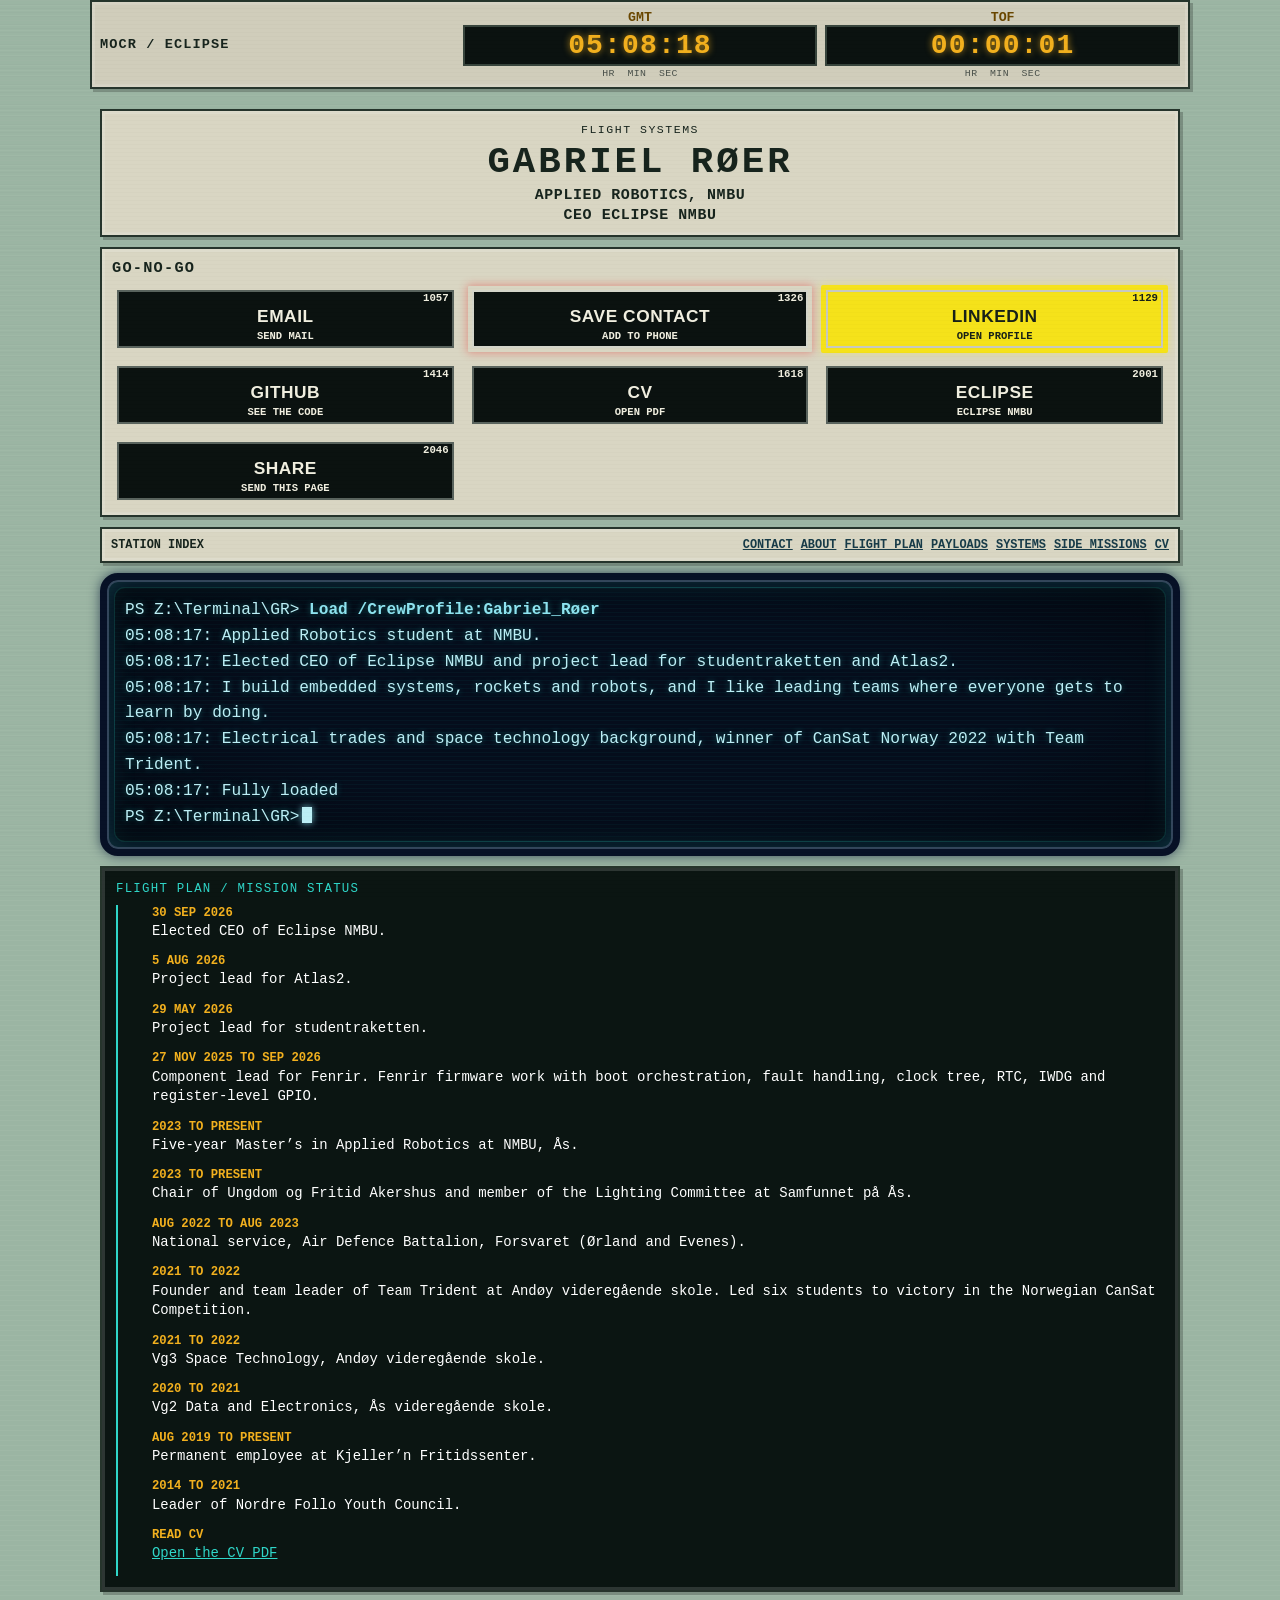
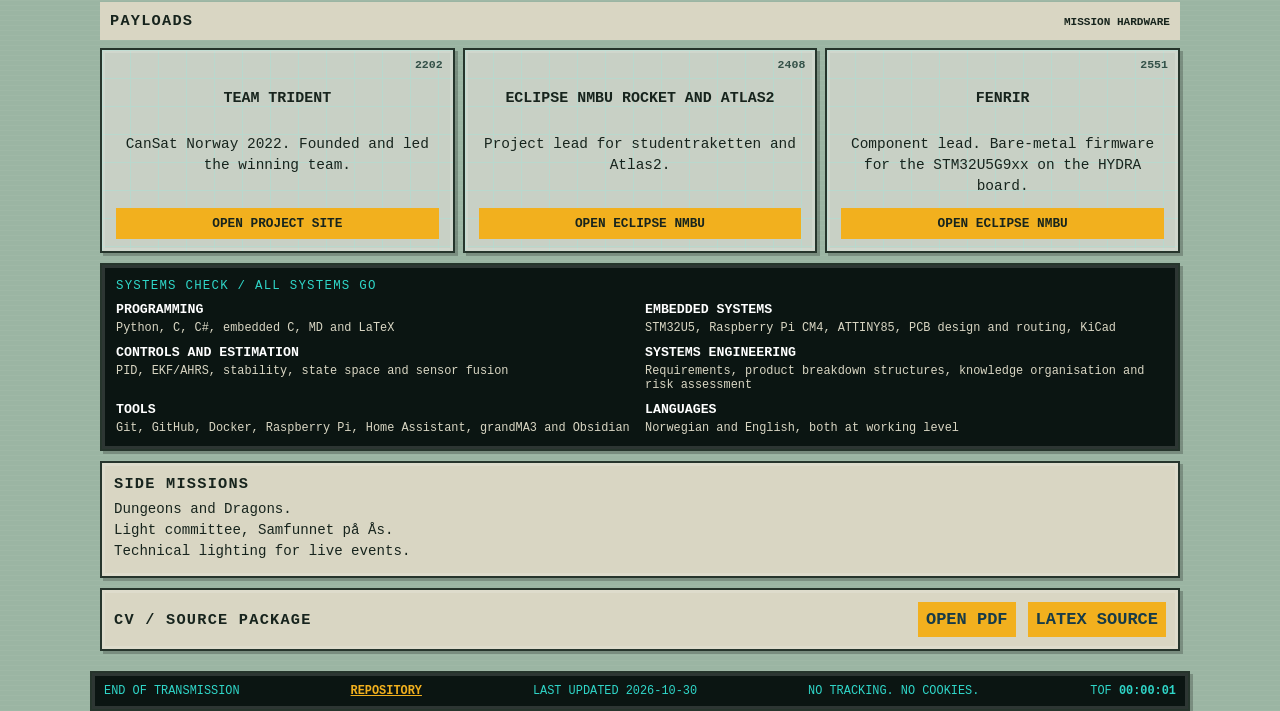
<file: docs/index.html>
<!doctype html>
<html lang="en">
  <head>
    <meta charset="utf-8" />
    <meta
      name="viewport"
      content="width=device-width, initial-scale=1, viewport-fit=cover" />
    <meta name="theme-color" content="#0b1512" />
    <meta
      name="description"
      content="Gabriel Røer, Applied Robotics student at NMBU and CEO of Eclipse NMBU." />
    <link rel="canonical" href="https://vikinginorbit.github.io/CV/" />
    <meta property="og:title" content="Gabriel Røer | Applied Robotics" />
    <meta
      property="og:description"
      content="Contact and portfolio console for Gabriel Røer, Applied Robotics student at NMBU and CEO of Eclipse NMBU." />
    <meta property="og:url" content="https://vikinginorbit.github.io/CV/" />
    <meta property="og:type" content="website" />
    <meta
      property="og:image"
      content="https://vikinginorbit.github.io/CV/assets/og.png" />
    <meta name="twitter:card" content="summary_large_image" />
    <meta name="twitter:title" content="Gabriel Røer | Applied Robotics" />
    <meta
      name="twitter:description"
      content="Contact and portfolio console for Gabriel Røer, Applied Robotics student at NMBU and CEO of Eclipse NMBU." />
    <meta
      name="twitter:image"
      content="https://vikinginorbit.github.io/CV/assets/og.png" />
    <title>Gabriel Røer | Mission Control</title>
    <link
      rel="icon"
      href="data:image/svg+xml,%3Csvg xmlns='http://www.w3.org/2000/svg' viewBox='0 0 64 64'%3E%3Crect width='64' height='64' rx='8' fill='%230b1512'/%3E%3Cpath d='M10 44h44M16 20h32v16H16z' fill='none' stroke='%23f2b01e' stroke-width='4'/%3E%3C/svg%3E" />
    <link rel="stylesheet" href="style.css" />
  </head>
  <body>
    <a class="skip-link" href="#main">SKIP TO MAIN</a>
    <header class="console mission-header panel">
      <div class="brand-mark">MOCR / ECLIPSE</div>
      <div class="clock-group">
        <div class="clock-label">GMT</div>
        <div class="clock" id="gmt-clock" aria-label="Greenwich Mean Time">
          00:00:00
        </div>
        <div class="clock-caption">HR&nbsp;&nbsp;MIN&nbsp;&nbsp;SEC</div>
      </div>
      <div class="clock-group">
        <div class="clock-label">TOF</div>
        <div class="clock" id="flight-clock" aria-label="Time in flight">
          00:00:00
        </div>
        <div class="clock-caption">HR&nbsp;&nbsp;MIN&nbsp;&nbsp;SEC</div>
      </div>
    </header>
    <main id="main" class="console">
      <section class="name-plate panel" aria-labelledby="name">
        <p class="eyebrow">FLIGHT SYSTEMS</p>
        <h1 id="name">GABRIEL RØER</h1>
        <p>APPLIED ROBOTICS, NMBU</p>
        <p>CEO ECLIPSE NMBU</p>
      </section>
      <section
        id="contact"
        class="contact-board panel"
        aria-labelledby="contact-heading">
        <div class="section-heading">
          <h2 id="contact-heading">GO-NO-GO</h2>
          <span class="section-code"></span>
        </div>
        <div class="key-grid">
          <a
            class="legend-key contact-action"
            data-key="email"
            href="mailto:GabrielRoer@icloud.com"
            aria-label="Send email"
            ><span class="loop">1057</span><strong>EMAIL</strong
            ><small>SEND MAIL</small></a
          >
          <a
            class="legend-key emphasized contact-action vcard-key"
            href="contact.vcf"
            aria-label="Save contact to phone"
            ><span class="loop">1326</span><strong>SAVE CONTACT</strong
            ><small>ADD TO PHONE</small></a
          >
          <a
            class="legend-key"
            data-key="linkedin"
            href="https://www.linkedin.com/in/gabriel-r%C3%B8er-0233713a4/"
            target="_blank"
            rel="noopener noreferrer"
            aria-label="Open LinkedIn profile"
            ><span class="loop">1129</span><strong>LINKEDIN</strong
            ><small>OPEN PROFILE</small></a
          >
          <a
            class="legend-key"
            href="https://github.com/VikingInOrbit"
            target="_blank"
            rel="noopener noreferrer"
            aria-label="Open GitHub profile"
            ><span class="loop">1414</span><strong>GITHUB</strong
            ><small>SEE THE CODE</small></a
          >
          <a
            class="legend-key"
            href="assets/Gabriel-Roer-CV.pdf"
            aria-label="Open CV PDF"
            ><span class="loop">1618</span><strong>CV</strong
            ><small>OPEN PDF</small></a
          >
          <a
            class="legend-key"
            href="https://eclipsenmbu.no"
            target="_blank"
            rel="noopener noreferrer"
            aria-label="Open Eclipse NMBU"
            ><span class="loop">2001</span><strong>ECLIPSE</strong
            ><small>ECLIPSE NMBU</small></a
          >
          <a
            class="legend-key contact-action share-key"
            href="https://vikinginorbit.github.io/CV/"
            data-share
            aria-label="Share this page"
            ><span class="loop">2046</span><strong>SHARE</strong
            ><small>SEND THIS PAGE</small></a
          >
        </div>
      </section>
      <nav class="station-index panel" aria-label="Station index">
        <span>STATION INDEX</span><a href="#contact">CONTACT</a
        ><a href="#about">ABOUT</a><a href="#flight-plan">FLIGHT PLAN</a
        ><a href="#payloads">PAYLOADS</a><a href="#systems">SYSTEMS</a
        ><a href="#side-missions">SIDE MISSIONS</a><a href="#cv">CV</a>
      </nav>
      <section id="about" class="crt panel" aria-label="Crew profile terminal">
        <div class="crt-command"><span class="crt-prompt-label">PS Z:\Terminal\GR&gt;</span> <span class="crt-command-text">Load /CrewProfile:Gabriel_Røer</span></div>
        <p class="crt-output">
          <span class="crt-line"
            >00:00:00: Applied Robotics student at NMBU.</span
          >
          <span class="crt-line"
            >00:00:00: Elected CEO of Eclipse NMBU and project lead for
            studentraketten and Atlas2.</span
          >
          <span class="crt-line"
            >00:00:00: I build embedded systems, rockets and robots, and I like
            leading teams where everyone gets to learn by doing.</span
          >
          <span class="crt-line"
            >00:00:00: Electrical trades and space technology background, winner
            of CanSat Norway 2022 with Team Trident.</span
          >
          <span class="crt-line">00:00:00: Fully loaded</span>
          <span class="crt-line crt-prompt"
            >PS Z:\Terminal\GR><span
              class="crt-cursor"
              aria-hidden="true"></span
          ></span>
        </p>
      </section>
      <section
        id="flight-plan"
        class="flight-plan panel"
        aria-labelledby="flight-heading">
        <div class="screen-label" id="flight-heading">
          FLIGHT PLAN / MISSION STATUS
        </div>
        <ol class="timeline">
          <li><b>30 SEP 2026</b><span>Elected CEO of Eclipse NMBU.</span></li>
          <li><b>5 AUG 2026</b><span>Project lead for Atlas2.</span></li>
          <li>
            <b>29 MAY 2026</b><span>Project lead for studentraketten.</span>
          </li>
          <li>
            <b>27 NOV 2025 TO SEP 2026</b
            ><span
              >Component lead for Fenrir. Fenrir firmware work with boot
              orchestration, fault handling, clock tree, RTC, IWDG and
              register-level GPIO.</span
            >
          </li>
          <li>
            <b>2023 TO PRESENT</b
            ><span>Five-year Master’s in Applied Robotics at NMBU, Ås.</span>
          </li>
          <li>
            <b>2023 TO PRESENT</b
            ><span
              >Chair of Ungdom og Fritid Akershus and member of the Lighting
              Committee at Samfunnet på Ås.</span
            >
          </li>
          <li>
            <b>AUG 2022 TO AUG 2023</b
            ><span
              >National service, Air Defence Battalion, Forsvaret (Ørland and
              Evenes).</span
            >
          </li>
          <li>
            <b>2021 TO 2022</b
            ><span
              >Founder and team leader of Team Trident at Andøy videregående
              skole. Led six students to victory in the Norwegian CanSat
              Competition.</span
            >
          </li>
          <li>
            <b>2021 TO 2022</b
            ><span>Vg3 Space Technology, Andøy videregående skole.</span>
          </li>
          <li>
            <b>2020 TO 2021</b
            ><span>Vg2 Data and Electronics, Ås videregående skole.</span>
          </li>
          <li>
            <b>AUG 2019 TO PRESENT</b
            ><span>Permanent employee at Kjeller’n Fritidssenter.</span>
          </li>
          <li>
            <b>2014 TO 2021</b
            ><span>Leader of Nordre Follo Youth Council.</span>
          </li>
          <li>
            <b>READ CV</b
            ><a href="assets/Gabriel-Roer-CV.pdf">Open the CV PDF</a>
          </li>
        </ol>
      </section>
      <section id="payloads" class="payloads" aria-labelledby="payload-heading">
        <div class="section-heading payload-heading">
          <h2 id="payload-heading">PAYLOADS</h2>
          <span class="section-code">MISSION HARDWARE</span>
        </div>
        <article class="payload panel">
          <span class="loop-tag">2202</span>
          <h3>TEAM TRIDENT</h3>
          <p>CanSat Norway 2022. Founded and led the winning team.</p>
          <a
            class="payload-link"
            href="https://matseslats.github.io/cansat-website/"
            target="_blank"
            rel="noopener noreferrer"
            >OPEN PROJECT SITE</a
          >
        </article>
        <article class="payload panel">
          <span class="loop-tag">2408</span>
          <h3>ECLIPSE NMBU ROCKET AND ATLAS2</h3>
          <p>Project lead for studentraketten and Atlas2.</p>
          <a
            class="payload-link"
            href="https://eclipsenmbu.no"
            target="_blank"
            rel="noopener noreferrer"
            >OPEN ECLIPSE NMBU</a
          >
        </article>
        <article class="payload panel">
          <span class="loop-tag">2551</span>
          <h3>FENRIR</h3>
          <p>
            Component lead. Bare-metal firmware for the STM32U5G9xx on the HYDRA
            board.
          </p>
          <a
            class="payload-link"
            href="https://eclipsenmbu.no"
            target="_blank"
            rel="noopener noreferrer"
            >OPEN ECLIPSE NMBU</a
          >
        </article>
      </section>
      <section
        id="systems"
        class="systems panel"
        aria-labelledby="systems-heading">
        <div class="screen-label" id="systems-heading">
          SYSTEMS CHECK / ALL SYSTEMS GO
        </div>
        <div class="systems-grid">
          <div class="system-indicator">
            <i></i><b>PROGRAMMING</b
            ><span>Python, C, C#, embedded C, MD and LaTeX</span>
          </div>
          <div class="system-indicator">
            <i></i><b>EMBEDDED SYSTEMS</b
            ><span
              >STM32U5, Raspberry Pi CM4, ATTINY85, PCB design and routing,
              KiCad</span
            >
          </div>
          <div class="system-indicator">
            <i></i><b>CONTROLS AND ESTIMATION</b
            ><span
              >PID, EKF/AHRS, stability, state space and sensor fusion</span
            >
          </div>
          <div class="system-indicator">
            <i></i><b>SYSTEMS ENGINEERING</b
            ><span
              >Requirements, product breakdown structures, knowledge
              organisation and risk assessment</span
            >
          </div>
          <div class="system-indicator">
            <i></i><b>TOOLS</b
            ><span
              >Git, GitHub, Docker, Raspberry Pi, Home Assistant, grandMA3 and
              Obsidian</span
            >
          </div>
          <div class="system-indicator">
            <i></i><b>LANGUAGES</b
            ><span>Norwegian and English, both at working level</span>
          </div>
        </div>
      </section>
      <section
        id="side-missions"
        class="side-missions panel"
        aria-labelledby="side-heading">
        <div class="section-heading">
          <h2 id="side-heading">SIDE MISSIONS</h2>
        </div>
        <p>Dungeons and Dragons.</p>
        <p>Light committee, Samfunnet på Ås.</p>
        <p>Technical lighting for live events.</p>
      </section>
      <section id="cv" class="cv-panel panel" aria-labelledby="cv-heading">
        <div class="section-heading">
          <h2 id="cv-heading">CV / SOURCE PACKAGE</h2>
        </div>
        <a href="assets/Gabriel-Roer-CV.pdf">OPEN PDF</a
        ><a
          href="https://github.com/VikingInOrbit/CV"
          target="_blank"
          rel="noopener noreferrer"
          >LATEX SOURCE</a
        >
      </section>
    </main>
    <footer class="console footer panel">
      <span>END OF TRANSMISSION</span
      ><a
        href="https://github.com/VikingInOrbit/CV"
        target="_blank"
        rel="noopener noreferrer"
        >REPOSITORY</a
      ><span>LAST UPDATED 2026-10-30</span><span>NO TRACKING. NO COOKIES.</span
      ><span>TOF <b id="footer-flight">00:00:00</b></span>
    </footer>
    <script src="config.js"></script>
    <script src="script.js"></script>
  </body>
</html>
</file>
<file: docs/style.css>
:root {
  color-scheme: dark;
  --sage: #9bb5a3;
  --cream: #d9d6c3;
  --ink: #17241d;
  --navy: #0a1a3a;
  --amber: #f2b01e;
  --yellow: #f5e21a;
  --dim: #8d908c;
  --teal: #2fd6c8;
}

* {
  box-sizing: border-box;
}

html {
  background: #07100d;
  font-size: 106.25%;
}

body {
  margin: 0;
  background: var(--sage);
  color: var(--ink);
  font-family: "Courier New", Courier, monospace;
  background-image: linear-gradient(rgba(255, 255, 255, 0.035) 1px, transparent 1px);
  background-size: 100% 5px;
}

body::before {
  content: "";
  position: fixed;
  inset: 0;
  pointer-events: none;
  opacity: 0.14;
  background: repeating-linear-gradient(
    0deg,
    transparent 0 3px,
    rgba(0, 0, 0, 0.14) 4px
  );
  z-index: 4;
}

a {
  color: inherit;
}

.console {
  width: min(1100px, 100%);
  margin: 0 auto;
  padding: 10px;
}

.panel {
  position: relative;
  border: 2px solid #26352c;
  box-shadow: inset 0 0 0 3px rgba(255, 255, 255, 0.14), 3px 3px 0 rgba(0, 0, 0, 0.22);
}

.mission-header {
  display: grid;
  grid-template-columns: repeat(3, minmax(0, 1fr));
  align-items: center;
  gap: 8px;
  min-height: 78px;
  padding: 8px;
  background: #d0cdbb;
}

.brand-mark {
  font-size: 0.8rem;
  font-weight: bold;
  letter-spacing: 0.08em;
}

.clock-group {
  min-width: 0;
  text-align: center;
}

.clock-label {
  color: #6a4700;
  font-size: 0.78rem;
  font-weight: bold;
}

.clock {
  min-width: 0;
  padding: 3px 5px;
  border: 2px solid #37443c;
  background: #0b1210;
  color: var(--amber);
  font-size: clamp(0.65rem, 5vw, 1.65rem);
  font-weight: bold;
  letter-spacing: 0.04em;
  text-shadow: 0 0 7px rgba(242, 176, 30, 0.7);
}

.clock-caption {
  margin-top: 2px;
  color: #4a514b;
  font-size: 0.58rem;
  letter-spacing: 0.04em;
}

.name-plate {
  margin-top: 10px;
  padding: 12px 14px;
  background: var(--cream);
  text-align: center;
}

.eyebrow {
  margin: 0 0 5px;
  font-size: 0.68rem;
  letter-spacing: 0.13em;
}

h1 {
  margin: 0;
  font-size: clamp(1.35rem, 6vw, 2.2rem);
  letter-spacing: 0.08em;
}

.name-plate p:not(.eyebrow) {
  margin: 4px 0 0;
  font-size: clamp(0.68rem, 2.5vw, 0.88rem);
  font-weight: bold;
  letter-spacing: 0.04em;
}

.contact-board,
.payload-heading,
.side-missions,
.cv-panel {
  background: var(--cream);
}

.contact-board,
.payload-heading {
  margin-top: 10px;
  padding: 10px;
}

.section-heading {
  display: flex;
  align-items: baseline;
  gap: 8px;
  margin-bottom: 8px;
}

.section-heading h2 {
  margin: 0;
  font-size: 0.9rem;
  letter-spacing: 0.08em;
}

.section-code {
  margin-left: auto;
  font-size: 0.65rem;
  font-weight: bold;
}

.key-grid {
  display: grid;
  grid-template-columns: repeat(2, minmax(0, 1fr));
  gap: 8px;
}

.legend-key {
  position: relative;
  display: flex;
  min-height: 68px;
  flex-direction: column;
  align-items: center;
  justify-content: center;
  padding: 14px 4px 5px;
  border: 5px solid transparent;
  border-radius: 2px;
  background: #0b1210;
  background-clip: padding-box;
  color: #f1efe0;
  text-decoration: none;
  box-shadow: inset 0 0 0 2px #59635d;
}

.legend-key.emphasized {
  background-color: #0b1210;
  box-shadow: inset 0 0 0 2px #d4d5ca, 0 0 9px rgba(232, 66, 63, 0.45);
}

.legend-key.activated {
  background-color: #42a85f !important;
  color: #102617;
  box-shadow: inset 0 0 0 2px #d5e5d0, 0 0 10px rgba(66, 168, 95, 0.7);
}

.legend-key.yellow,
.legend-key.yellow.emphasized {
  background: var(--yellow);
  color: #182118;
  box-shadow: inset 0 0 0 2px #c6c8c0, 0 0 8px rgba(245, 226, 26, 0.35);
}

.legend-key.unset {
  background: var(--dim);
  color: #d5d8d2;
  opacity: 0.7;
  box-shadow: inset 0 0 0 2px #c6c8c0;
}

.loop {
  position: absolute;
  top: 2px;
  right: 5px;
  font-size: 0.63rem;
  font-weight: bold;
}

.legend-key strong {
  font-family: Arial, sans-serif;
  font-size: clamp(0.78rem, 3.5vw, 1.02rem);
  letter-spacing: 0.03em;
  text-align: center;
}

.legend-key small {
  margin-top: 3px;
  font-size: 0.62rem;
  font-weight: bold;
  text-align: center;
}

.legend-key:focus-visible,
.payload-link:focus-visible,
.footer a:focus-visible {
  outline: 3px solid #173b80;
  outline-offset: 3px;
}

.station-index {
  display: flex;
  flex-wrap: wrap;
  align-items: center;
  gap: 8px;
  margin-top: 10px;
  padding: 9px;
  background: var(--cream);
  font-size: 0.7rem;
}

.station-index span {
  margin-right: auto;
  font-weight: bold;
}

.station-index a,
.cv-panel a {
  color: #173b48;
  font-weight: bold;
}

.crt {
  position: relative;
  overflow: hidden;
  margin-top: 10px;
  padding: 18px;
  border: 7px solid #071126;
  border-radius: 18px;
  background: #050d1c;
  color: #fff;
  font-family: "Cascadia Mono", "Cascadia Code", Consolas, "Courier New", monospace;
  text-shadow: 0 0 6px rgba(47, 214, 200, 0.42);
  box-shadow: inset 0 0 0 2px #33465b, inset 0 0 28px rgba(47, 214, 200, 0.22), 0 0 12px rgba(10, 26, 58, 0.65);
}

.crt::before {
  content: "";
  position: absolute;
  inset: 7px;
  border: 1px solid rgba(47, 214, 200, 0.38);
  border-radius: 11px;
  pointer-events: none;
  background: repeating-linear-gradient(0deg, rgba(47, 214, 200, 0.08) 0 1px, transparent 1px 4px);
  opacity: 0.7;
}

.crt::after {
  content: "";
  position: absolute;
  inset: 7px;
  border-radius: 11px;
  pointer-events: none;
  background: radial-gradient(ellipse at center, transparent 50%, rgba(0, 0, 0, 0.42) 100%);
}

.crt > * {
  position: relative;
  z-index: 1;
}

.crt-command,
.crt-line {
  opacity: 1;
}

.crt-command {
  min-height: 1.2em;
  margin: 0;
  color: #bceff6;
  font-size: clamp(0.75rem, 2.7vw, 0.95rem);
  line-height: 1.6;
  font-weight: normal;
  white-space: normal;
}

.crt-command-text {
  color: #8ee4f0;
  font-weight: bold;
}

.crt-line {
  display: block;
}

.crt p {
  margin: 0;
  color: #bceff6;
  font-size: clamp(0.75rem, 2.7vw, 0.95rem);
  line-height: 1.6;
}

.crt-cursor {
  display: inline-block;
  width: 0.58em;
  height: 1em;
  margin-left: 0.18em;
  vertical-align: -0.16em;
  background: #bceff6;
  box-shadow: 0 0 7px rgba(132, 226, 240, 0.8);
  animation: crt-cursor-blink 1s steps(1, end) infinite;
}

@keyframes crt-cursor-blink {
  0%, 49% {
    opacity: 1;
  }

  50%, 100% {
    opacity: 0;
  }
}

.flight-plan,
.systems {
  margin-top: 10px;
  padding: 14px;
  background: #0b1512;
  color: #fff;
}

.screen-label {
  margin-bottom: 9px;
  color: var(--teal);
  font-size: 0.73rem;
  letter-spacing: 0.1em;
}

.timeline {
  margin: 0;
  padding: 0 0 0 20px;
  border-left: 2px solid var(--teal);
  list-style: none;
}

.timeline li {
  padding: 0 0 12px 14px;
  font-size: 0.82rem;
  line-height: 1.4;
}

.timeline b {
  display: block;
  color: var(--amber);
  font-size: 0.72rem;
}

.timeline a {
  color: var(--teal);
}

.systems-grid {
  display: grid;
  grid-template-columns: repeat(2, 1fr);
  gap: 10px;
}

.systems-grid div {
  font-size: 0.78rem;
}

.systems-grid b {
  display: block;
}

.systems-grid span {
  display: block;
  margin-top: 4px;
  color: #d9d6c3;
  font-size: 0.7rem;
}

.payloads {
  margin-top: 10px;
}

.payloads .payload-heading {
  margin-top: 0;
}

.payload {
  position: relative;
  display: flex;
  min-height: 190px;
  flex-direction: column;
  margin-top: 8px;
  padding: 12px 14px;
  background: #c8d0c5;
}

.payload::after {
  content: "";
  position: absolute;
  inset: 0;
  pointer-events: none;
  opacity: 0.55;
  background-image: linear-gradient(var(--teal) 1px, transparent 1px), linear-gradient(90deg, var(--teal) 1px, transparent 1px);
  background-size: 28px 28px;
  mix-blend-mode: soft-light;
}

.payload > * {
  position: relative;
  z-index: 1;
}

.loop-tag {
  position: absolute;
  top: 8px;
  right: 10px;
  color: #345148;
  font-size: 0.68rem;
  font-weight: bold;
}

.payload h3 {
  min-height: 2.4em;
  margin: 28px 0 8px;
  align-items: center;
  justify-content: center;
  font-size: 0.88rem;
  text-align: center;
}

.payload p {
  flex: 1;
  max-width: 75ch;
  margin: 0;
  font-size: 0.85rem;
  line-height: 1.45;
  text-align: center;
}

.payload-link {
  display: inline-block;
  align-self: stretch;
  margin-top: 12px;
  padding: 8px;
  background: var(--amber);
  color: #17241d;
  font-size: 0.75rem;
  font-weight: bold;
  text-align: center;
  text-decoration: none;
}

.side-missions,
.cv-panel {
  margin-top: 10px;
  padding: 12px;
}

.side-missions p {
  margin: 5px 0;
  font-size: 0.83rem;
}

.cv-panel {
  display: flex;
  align-items: center;
  gap: 12px;
}

.cv-panel .section-heading {
  margin: 0 auto 0 0;
}

.cv-panel a {
  padding: 8px;
  background: var(--amber);
  text-decoration: none;
}

.footer {
  display: flex;
  flex-wrap: wrap;
  align-items: center;
  justify-content: space-between;
  gap: 8px;
  margin-top: 10px;
  padding: 11px 12px;
  background: #0b1512;
  color: var(--teal);
  font-size: 0.7rem;
}

.footer a {
  color: var(--amber);
  font-weight: bold;
}

.skip-link {
  position: absolute;
  top: -50px;
  left: 8px;
  z-index: 5;
  padding: 8px;
  background: var(--yellow);
  color: #182118;
}

.skip-link:focus {
  top: 8px;
}

@media (min-width: 640px) {
  .key-grid {
    grid-template-columns: repeat(3, minmax(0, 1fr));
  }

  .payloads {
    display: grid;
    grid-template-columns: repeat(3, 1fr);
    gap: 8px;
  }

  .payload-heading {
    grid-column: 1 / -1;
    margin-bottom: 0;
  }

  .payload {
    margin-top: 0;
  }
}

@media (prefers-reduced-motion: reduce) {
  *,
  *::before,
  *::after {
    animation-duration: 0.01ms !important;
    animation-iteration-count: 1 !important;
  }

  .crt-cursor {
    animation: none !important;
    opacity: 1;
  }
}
</file>
